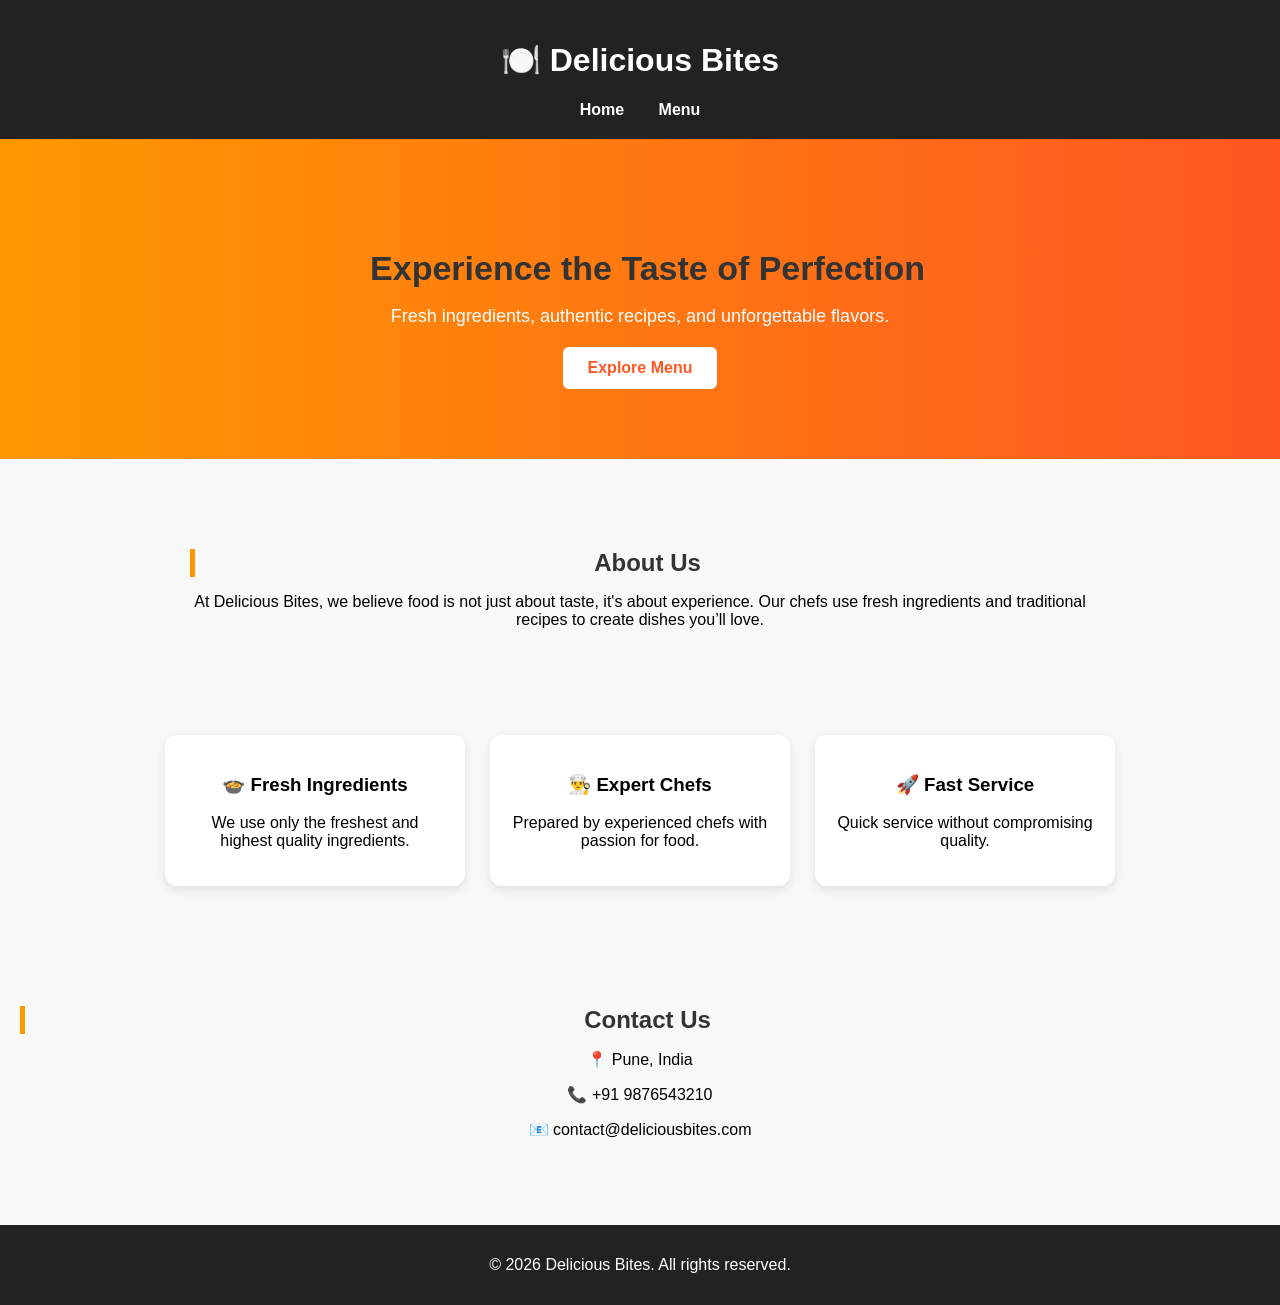
<file: index.html>
<!DOCTYPE html>
<html>
<head>
    <title>Delicious Bites</title>
    <link rel="stylesheet" href="styles.css">
</head>
<body>

    <!-- Header -->
    <header>
        <h1>🍽️ Delicious Bites</h1>
        <nav>
            <a href="/">Home</a>
            <a href="/menu">Menu</a>
        </nav>
    </header>

    <!-- Hero Section -->
    <section class="hero">
        <h2>Experience the Taste of Perfection</h2>
        <p>Fresh ingredients, authentic recipes, and unforgettable flavors.</p>
        <a href="/menu" class="btn">Explore Menu</a>
    </section>

    <!-- About Section -->
    <section class="about">
        <h2>About Us</h2>
        <p>
            At Delicious Bites, we believe food is not just about taste,
            it's about experience. Our chefs use fresh ingredients and
            traditional recipes to create dishes you’ll love.
        </p>
    </section>

    <!-- Highlights -->
    <section class="highlights">
        <div class="highlight-card">
            <h3>🍲 Fresh Ingredients</h3>
            <p>We use only the freshest and highest quality ingredients.</p>
        </div>

        <div class="highlight-card">
            <h3>👨‍🍳 Expert Chefs</h3>
            <p>Prepared by experienced chefs with passion for food.</p>
        </div>

        <div class="highlight-card">
            <h3>🚀 Fast Service</h3>
            <p>Quick service without compromising quality.</p>
        </div>
    </section>

    <!-- Contact Section -->
    <section class="contact">
        <h2>Contact Us</h2>
        <p>📍 Pune, India</p>
        <p>📞 +91 9876543210</p>
        <p>📧 contact@deliciousbites.com</p>
    </section>

    <!-- Footer -->
    <footer>
        <p>© 2026 Delicious Bites. All rights reserved.</p>
    </footer>

</body>
</html>
</file>
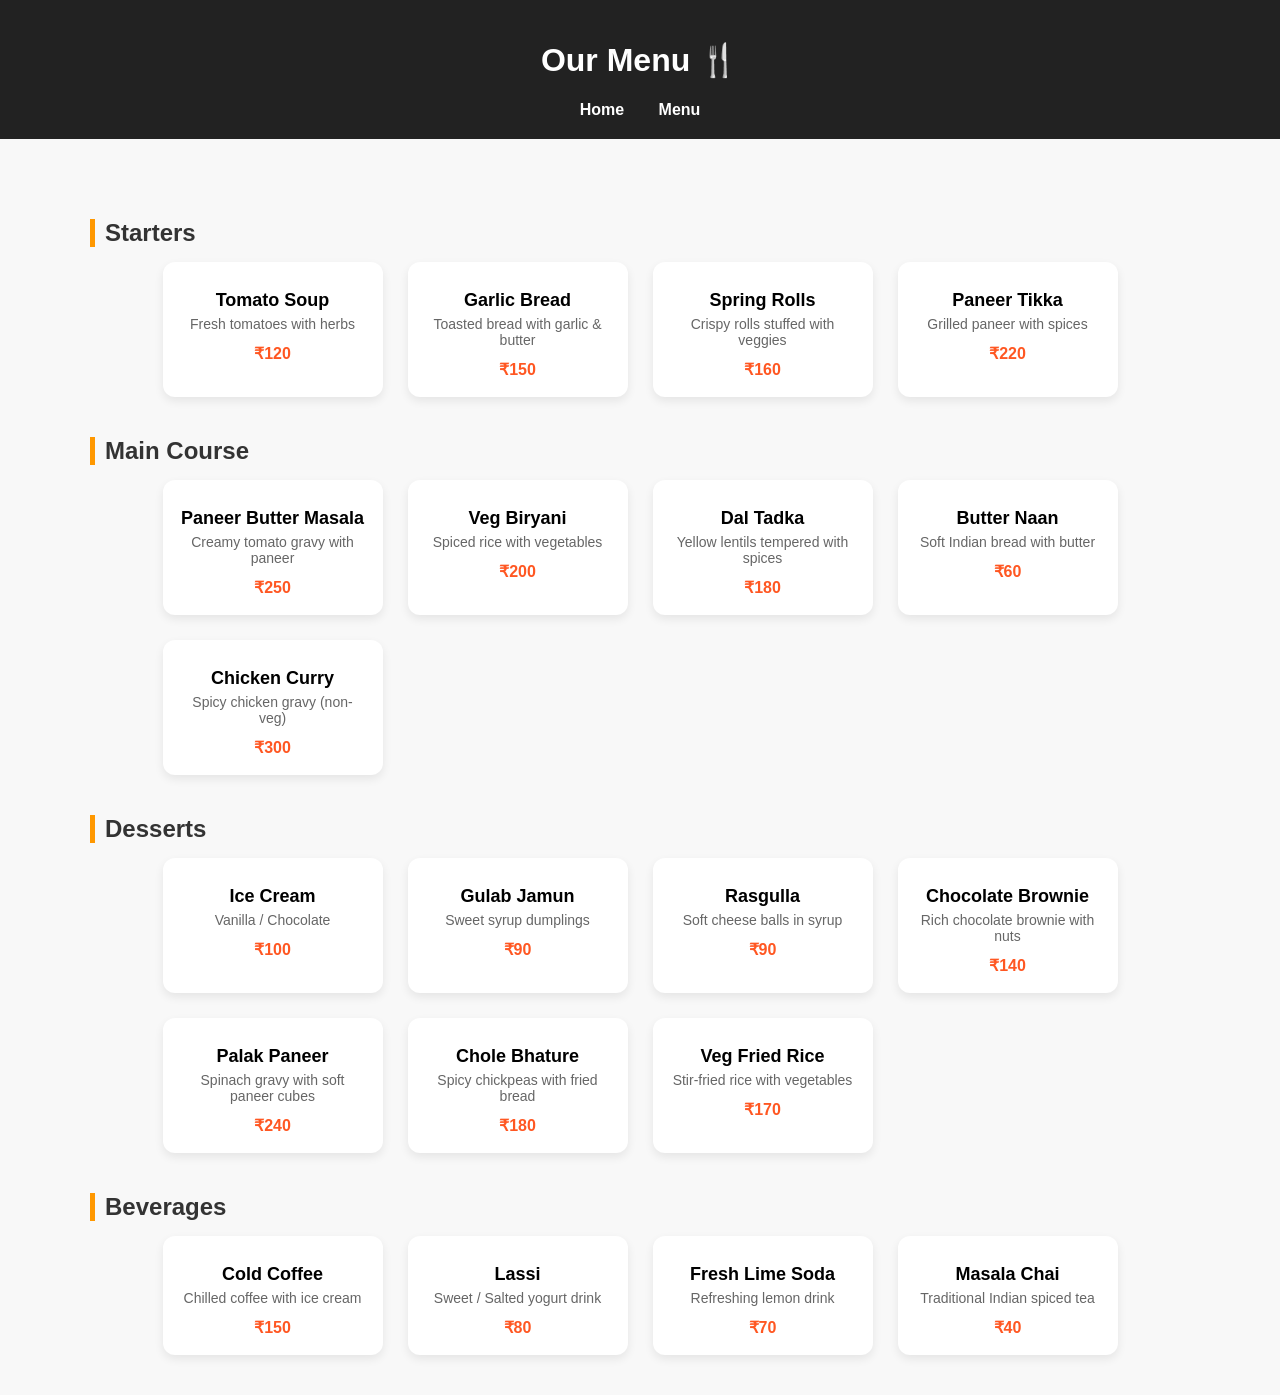
<file: menu.html>
<!DOCTYPE html>
<html>
<head>
    <title>Menu</title>
    <link rel="stylesheet" href="styles.css">
</head>
<body>
    <header>
        <h1>Our Menu 🍴</h1>
        <nav>
            <a href="/">Home</a>
            <a href="/menu">Menu</a>
        </nav>
    </header>

    <div class="menu-container">

        <!-- Starters -->
        <h2>Starters</h2>
        <div class="menu-grid">
            <div class="card">
                <h3>Tomato Soup</h3>
                <p>Fresh tomatoes with herbs</p>
                <span>₹120</span>
            </div>

            <div class="card">
                <h3>Garlic Bread</h3>
                <p>Toasted bread with garlic & butter</p>
                <span>₹150</span>
            </div>

            <div class="card">
                <h3>Spring Rolls</h3>
                <p>Crispy rolls stuffed with veggies</p>
                <span>₹160</span>
            </div>

            <div class="card">
                <h3>Paneer Tikka</h3>
                <p>Grilled paneer with spices</p>
                <span>₹220</span>
            </div>
        </div>

        <!-- Main Course -->
        <h2>Main Course</h2>
        <div class="menu-grid">
            <div class="card">
                <h3>Paneer Butter Masala</h3>
                <p>Creamy tomato gravy with paneer</p>
                <span>₹250</span>
            </div>

            <div class="card">
                <h3>Veg Biryani</h3>
                <p>Spiced rice with vegetables</p>
                <span>₹200</span>
            </div>

            <div class="card">
                <h3>Dal Tadka</h3>
                <p>Yellow lentils tempered with spices</p>
                <span>₹180</span>
            </div>

            <div class="card">
                <h3>Butter Naan</h3>
                <p>Soft Indian bread with butter</p>
                <span>₹60</span>
            </div>

            <div class="card">
                <h3>Chicken Curry</h3>
                <p>Spicy chicken gravy (non-veg)</p>
                <span>₹300</span>
            </div>
        </div>

        <!-- Desserts -->
        <h2>Desserts</h2>
        <div class="menu-grid">
            <div class="card">
                <h3>Ice Cream</h3>
                <p>Vanilla / Chocolate</p>
                <span>₹100</span>
            </div>

            <div class="card">
                <h3>Gulab Jamun</h3>
                <p>Sweet syrup dumplings</p>
                <span>₹90</span>
            </div>

            <div class="card">
                <h3>Rasgulla</h3>
                <p>Soft cheese balls in syrup</p>
                <span>₹90</span>
            </div>

            <div class="card">
                <h3>Chocolate Brownie</h3>
                <p>Rich chocolate brownie with nuts</p>
                <span>₹140</span>
            </div>

            <div class="card">
                <h3>Palak Paneer</h3>
                <p>Spinach gravy with soft paneer cubes</p>
                <span>₹240</span>
            </div>

            <div class="card">
                <h3>Chole Bhature</h3>
                <p>Spicy chickpeas with fried bread</p>
                <span>₹180</span>
            </div>

            <div class="card">
                <h3>Veg Fried Rice</h3>
                <p>Stir-fried rice with vegetables</p>
                <span>₹170</span>
            </div>
        </div>

        <!-- Beverages -->
        <h2>Beverages</h2>
        <div class="menu-grid">
            <div class="card">
                <h3>Cold Coffee</h3>
                <p>Chilled coffee with ice cream</p>
                <span>₹150</span>
            </div>

            <div class="card">
                <h3>Lassi</h3>
                <p>Sweet / Salted yogurt drink</p>
                <span>₹80</span>
            </div>

            <div class="card">
                <h3>Fresh Lime Soda</h3>
                <p>Refreshing lemon drink</p>
                <span>₹70</span>
            </div>

            <div class="card">
                <h3>Masala Chai</h3>
                <p>Traditional Indian spiced tea</p>
                <span>₹40</span>
            </div>
        </div>

    </div>
</body>
</html>
</file>
<file: styles.css>
/* Global */
body {
    font-family: 'Segoe UI', sans-serif;
    margin: 0;
    background-color: #f8f8f8;
}

/* Header */
header {
    background-color: #222;
    color: white;
    padding: 20px;
    text-align: center;
}

nav {
    margin-top: 10px;
}

nav a {
    color: #fff;
    margin: 0 15px;
    text-decoration: none;
    font-weight: 600;
    transition: color 0.2s ease;
}

nav a:hover {
    color: #ff9800;
}

/* Container */
.menu-container {
    padding: 40px;
    max-width: 1100px;
    margin: auto; /* centers whole content */
}

/* Section titles */
h2 {
    margin-top: 40px;
    margin-bottom: 15px;
    color: #333;
    border-left: 5px solid #ff9800;
    padding-left: 10px;
}

/* ✅ Grid layout (FIXED 4 per row + centered) */
.menu-grid {
    display: grid;
    grid-template-columns: repeat(4, 220px);
    gap: 25px;
    justify-content: center; /* THIS centers the row */
}

/* Card design */
.card {
    background: white;
    padding: 18px;
    border-radius: 12px;
    box-shadow: 0 4px 10px rgba(0,0,0,0.08);
    text-align: center;
    transition: transform 0.25s ease, box-shadow 0.25s ease;
}

/* Hover effect */
.card:hover {
    transform: translateY(-6px) scale(1.02);
    box-shadow: 0 8px 18px rgba(0,0,0,0.15);
}

.card h3 {
    margin: 10px 0 5px;
    font-size: 18px;
}

.card p {
    font-size: 14px;
    color: #666;
    margin: 5px 0;
}

/* Price */
.card span {
    display: block;
    margin-top: 12px;
    font-weight: bold;
    font-size: 16px;
    color: #ff5722;
}




/* 🔹 Hero Section */
.hero {
    text-align: center;
    padding: 70px 20px;
    background: linear-gradient(to right, #ff9800, #ff5722);
    color: white;
}

.hero h2 {
    font-size: 34px;
    margin-bottom: 10px;
}

.hero p {
    font-size: 18px;
    margin-bottom: 20px;
}

/* Button */
.btn {
    display: inline-block;
    padding: 12px 25px;
    background: white;
    color: #ff5722;
    text-decoration: none;
    border-radius: 6px;
    font-weight: bold;
    transition: 0.3s;
}

.btn:hover {
    background: #ffe0b2;
}

/* 🔹 About Section */
.about {
    text-align: center;
    padding: 50px 20px;
    max-width: 900px;
    margin: auto;
}

/* 🔹 Highlights Section */
.highlights {
    display: flex;
    justify-content: center;
    gap: 25px;
    padding: 40px 20px;
    flex-wrap: wrap; /* important for smaller screens */
}

.highlight-card {
    background: white;
    padding: 20px;
    width: 260px;
    border-radius: 12px;
    text-align: center;
    box-shadow: 0 4px 10px rgba(0,0,0,0.1);
}

/* 🔹 Contact Section */
.contact {
    text-align: center;
    padding: 40px 20px;
}

/* 🔹 Footer */
footer {
    background: #222;
    color: white;
    text-align: center;
    padding: 15px;
    margin-top: 30px;
}
</file>
